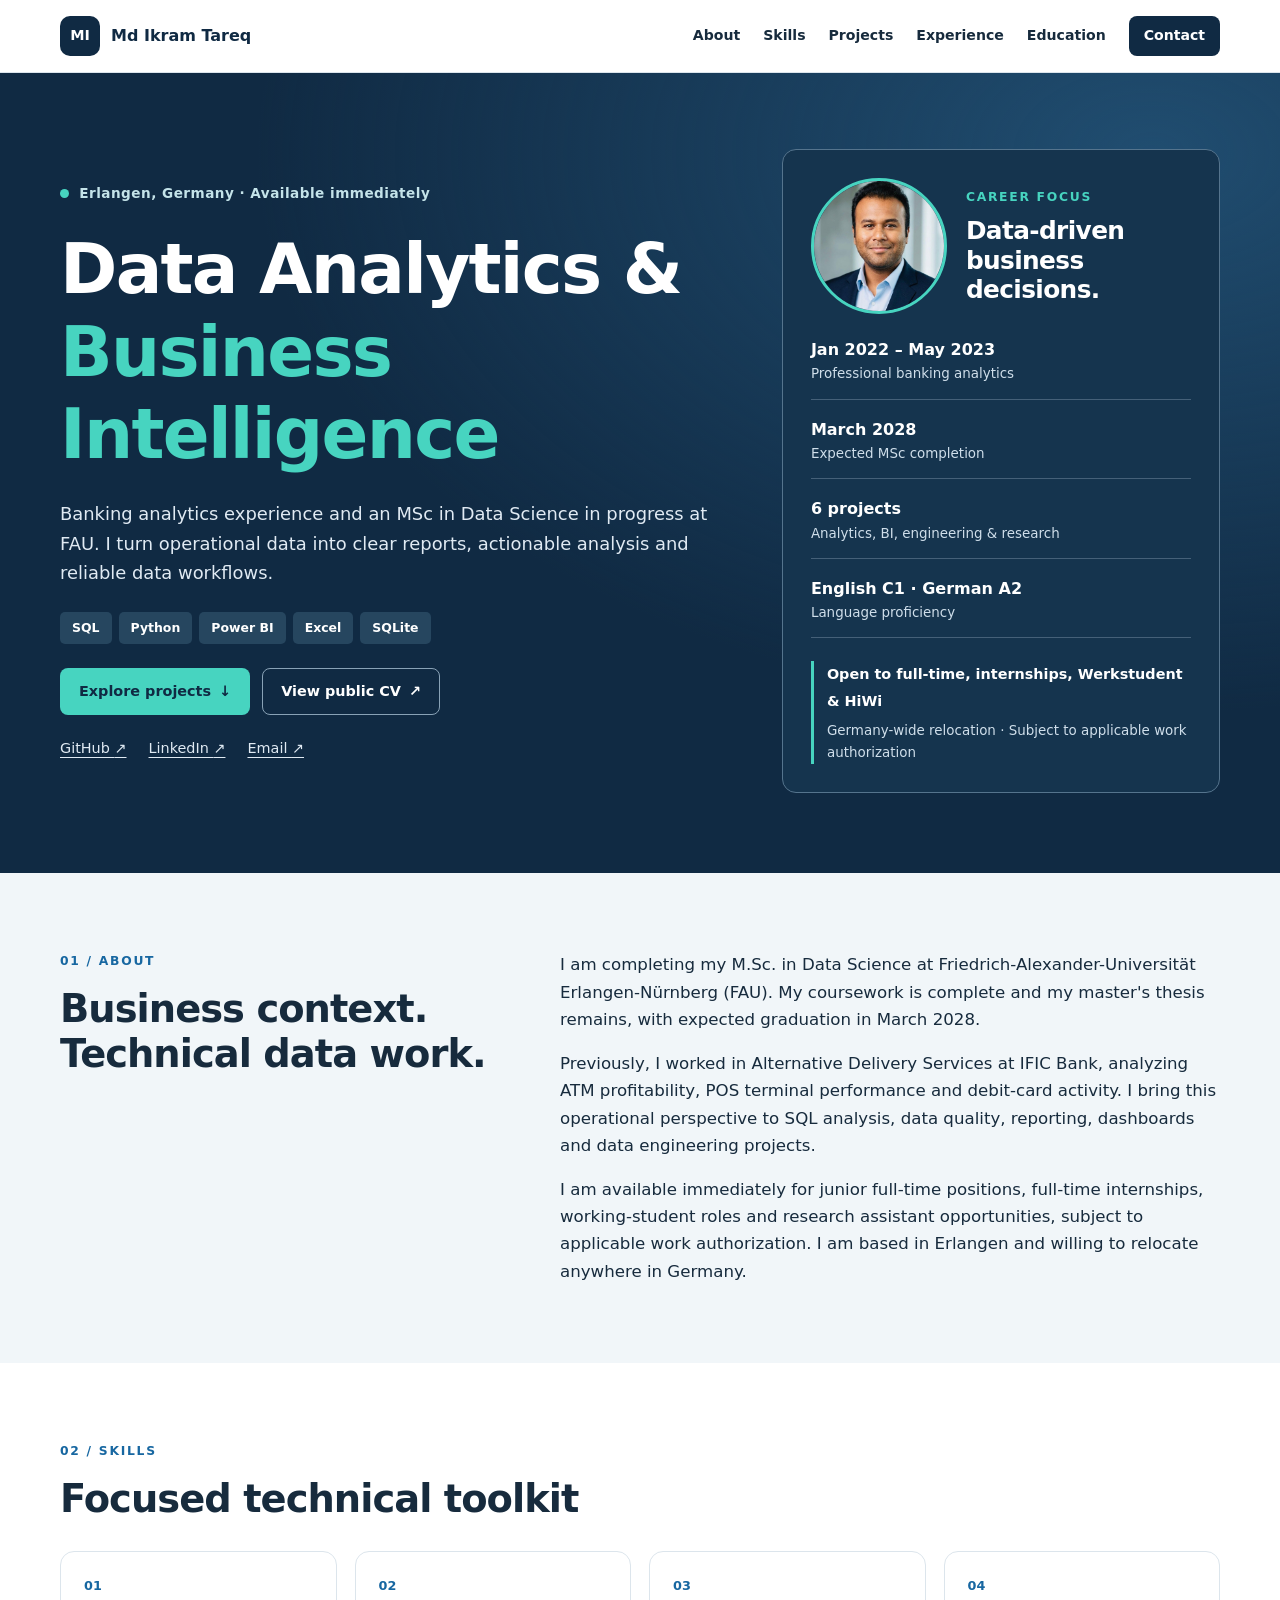
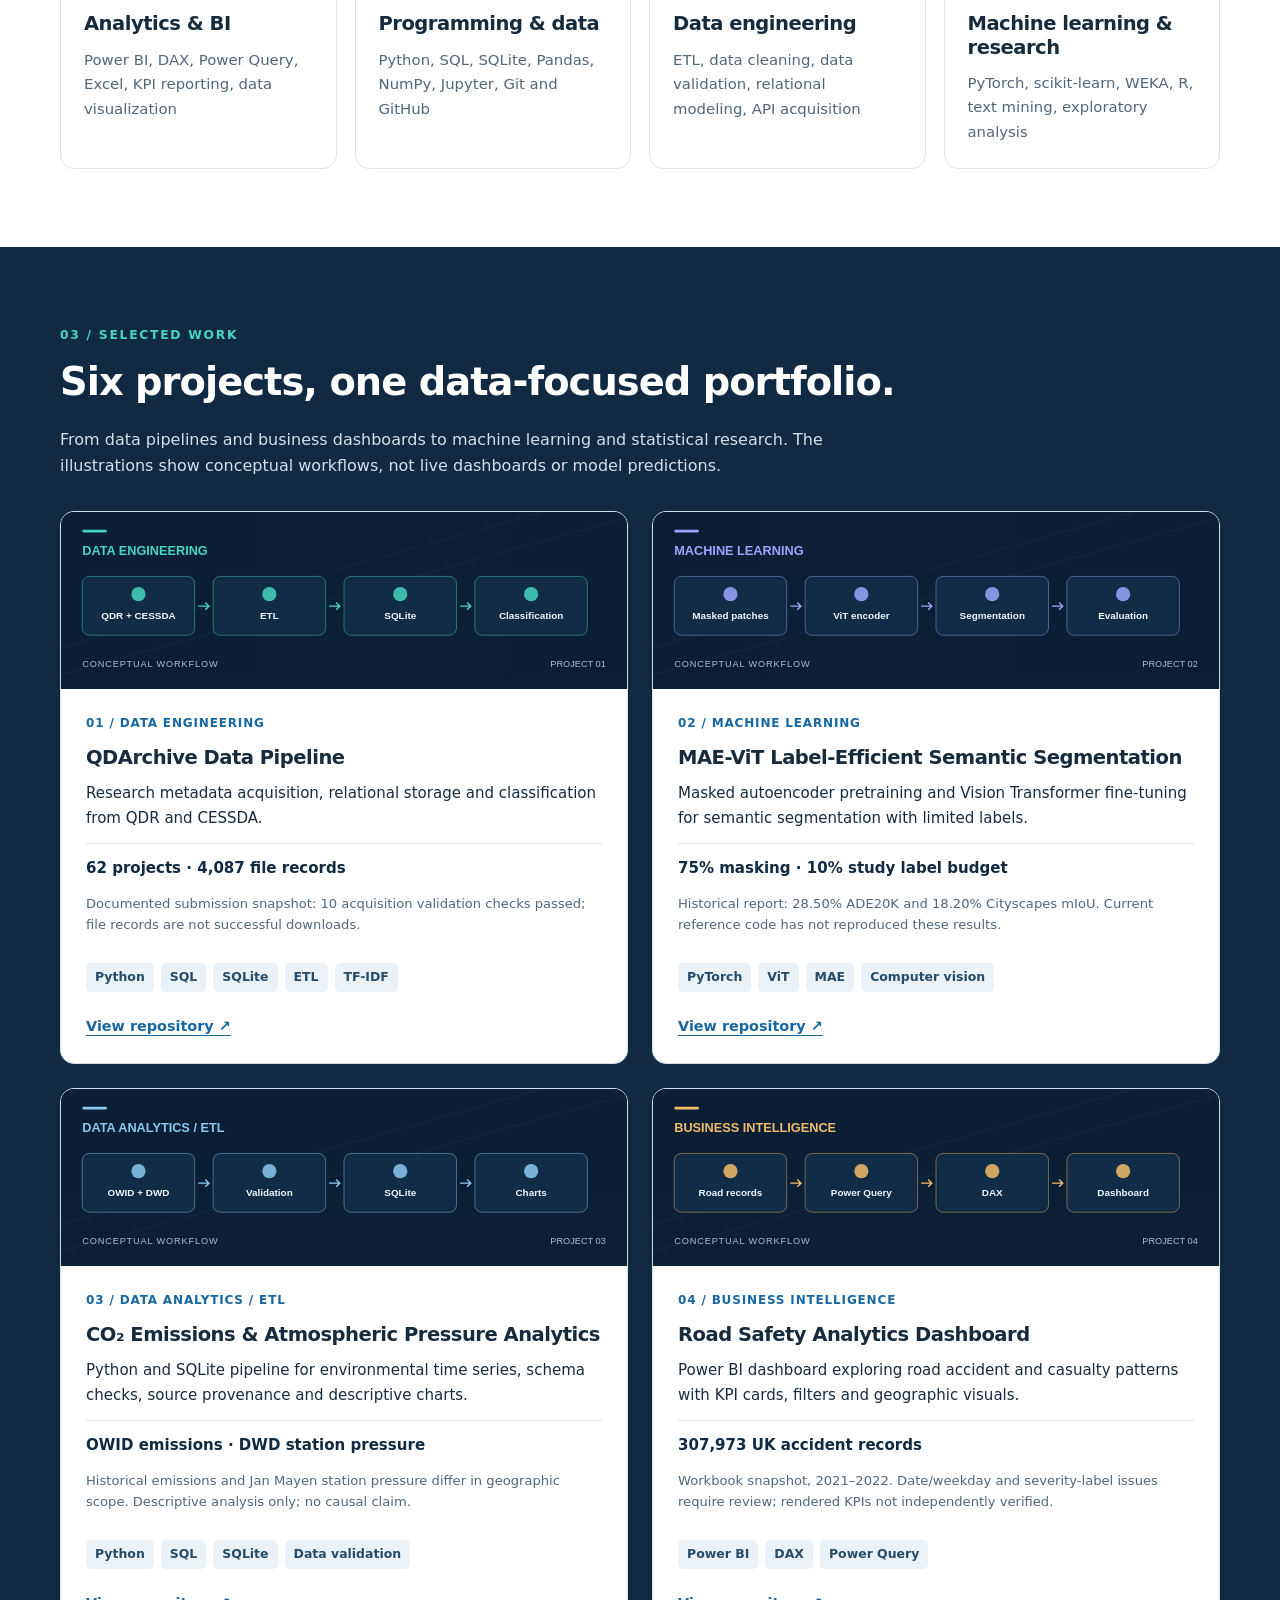
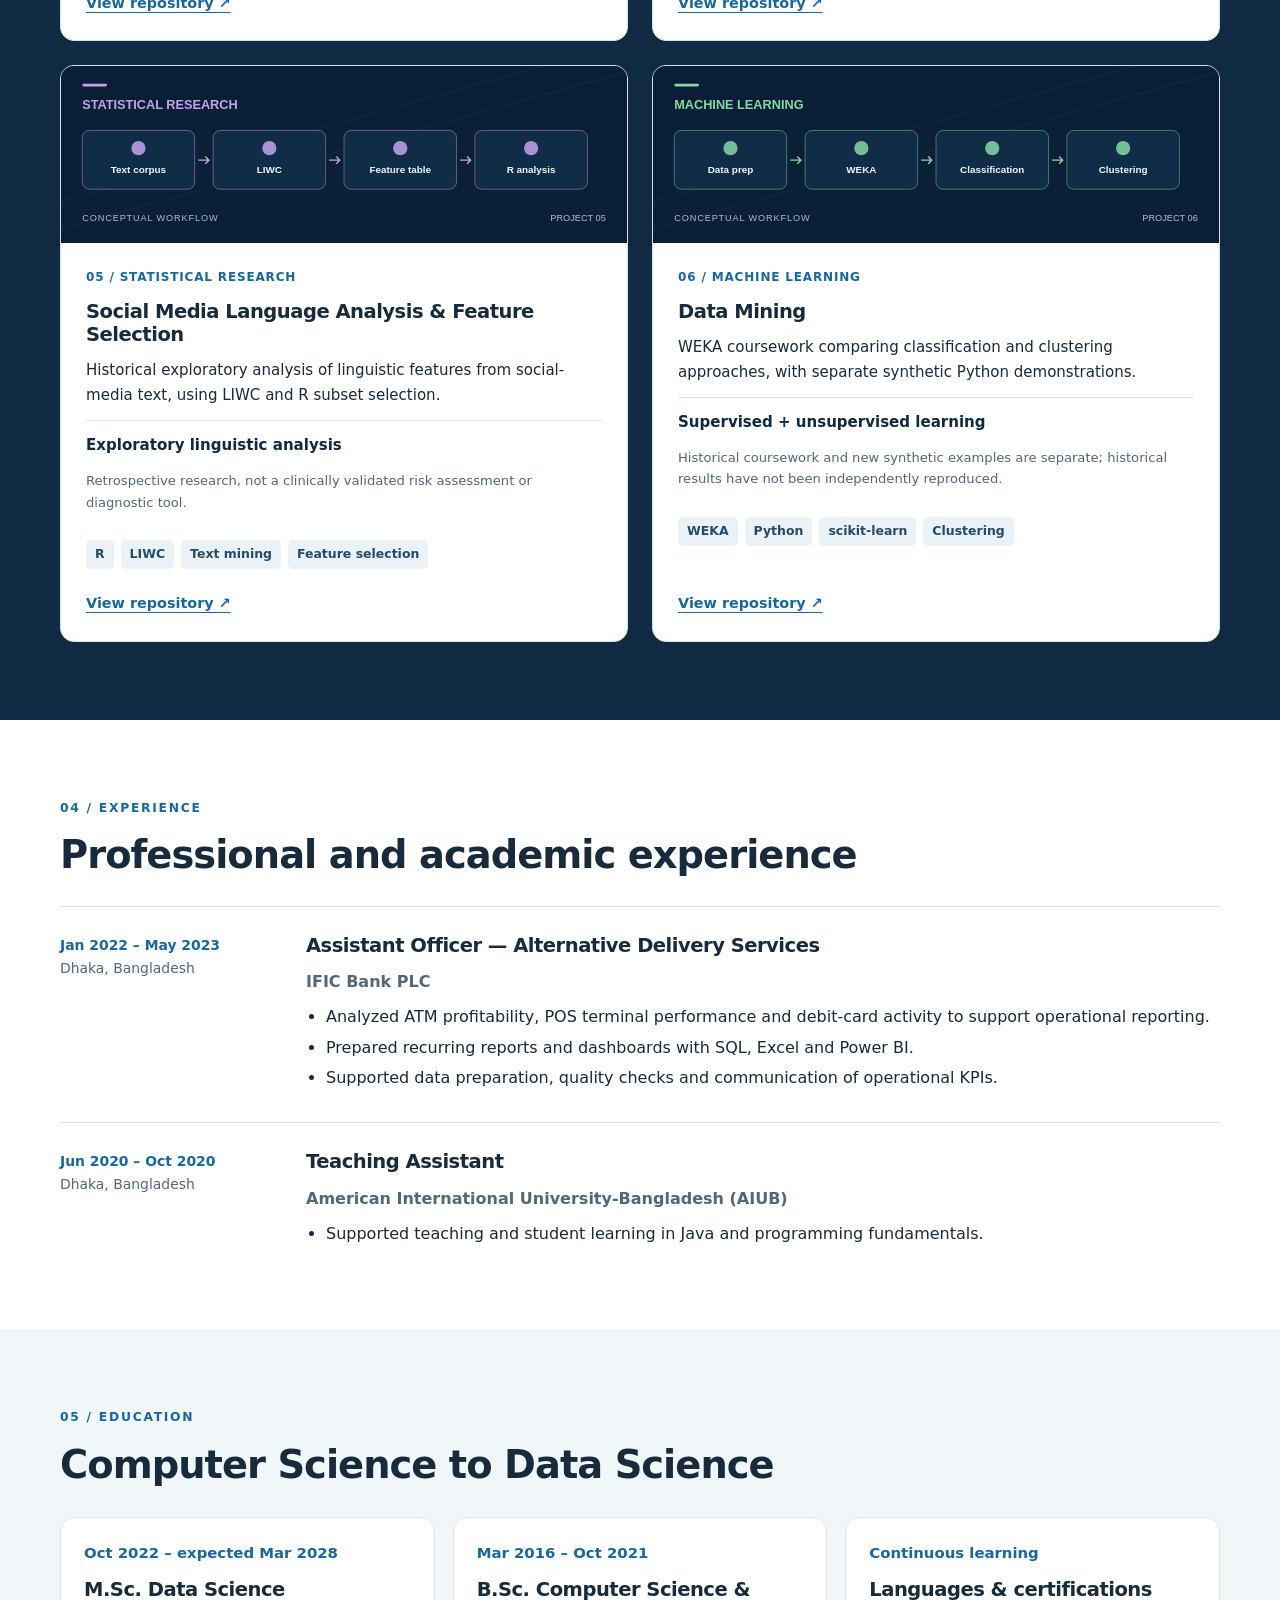
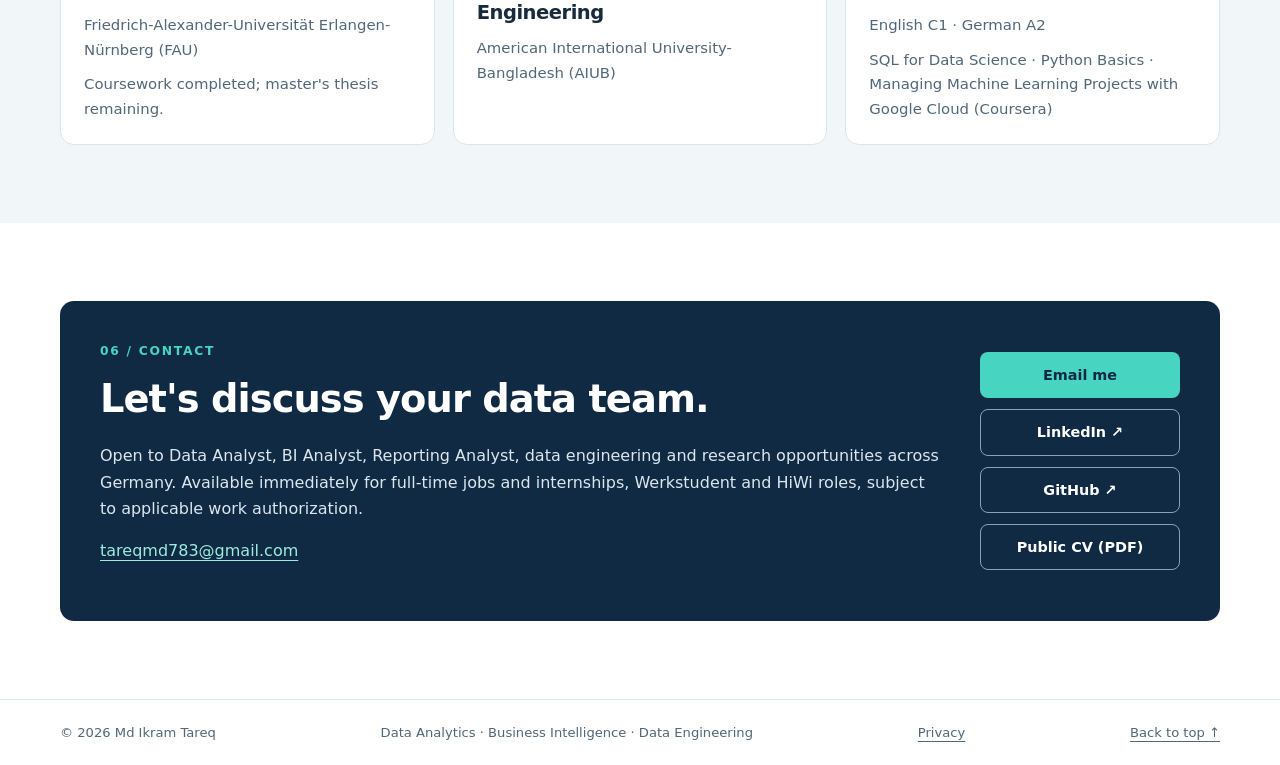
<file: index.html>
<!doctype html>
<html lang="en">
<head>
<meta charset="utf-8">
<meta name="viewport" content="width=device-width, initial-scale=1">
<meta name="theme-color" content="#102a43">
<meta name="description" content="Md Ikram Tareq — Data Analytics and Business Intelligence portfolio. MSc Data Science candidate at FAU with banking analytics experience in SQL, Python, Power BI and Excel. Based in Erlangen, open to opportunities across Germany.">
<meta name="author" content="Md Ikram Tareq">
<link rel="canonical" href="https://md-ikram169.github.io/">
<meta property="og:title" content="Md Ikram Tareq | Data Analytics &amp; Business Intelligence">
<meta property="og:description" content="Banking analytics experience · MSc Data Science at FAU · SQL, Python, Power BI and Excel">
<meta property="og:type" content="website">
<meta property="og:url" content="https://md-ikram169.github.io/">
<meta property="og:image" content="https://md-ikram169.github.io/assets/social-card.png">
<meta property="og:image:width" content="1200">
<meta property="og:image:height" content="630">
<meta name="twitter:card" content="summary_large_image">
<meta name="twitter:title" content="Md Ikram Tareq | Data Analytics &amp; Business Intelligence">
<meta name="twitter:description" content="Banking analytics experience · MSc Data Science at FAU">
<meta name="twitter:image" content="https://md-ikram169.github.io/assets/social-card.png">
<title>Md Ikram Tareq | Data Analytics &amp; Business Intelligence</title>
<link rel="icon" href="assets/favicon.svg" type="image/svg+xml">
<link rel="stylesheet" href="styles.css">
<script defer src="script.js">
</script>
<script type="application/ld+json">{"@context": "https://schema.org", "@type": "Person", "name": "Md Ikram Tareq", "url": "https://md-ikram169.github.io/", "jobTitle": "MSc Data Science candidate", "address": {"@type": "PostalAddress", "addressLocality": "Erlangen", "addressCountry": "DE"}, "sameAs": ["https://github.com/MD-IKRAM169", "https://www.linkedin.com/in/md-ikram-tareq/"], "knowsAbout": ["Data analytics", "Business intelligence", "SQL", "Python", "Power BI", "Data engineering"]}</script>
</head>
<body>
<a class="skip-link" href="#main">Skip to content</a>
<header class="site-header">
<div class="container nav-wrap">
<a class="brand" href="#top">
<span class="brand-mark" aria-hidden="true">MI</span>
<span>Md Ikram Tareq</span>
</a>
<button type="button" class="menu-button" aria-expanded="false" aria-controls="site-nav">Menu</button>
<nav id="site-nav" class="site-nav" aria-label="Primary navigation">
<a href="#about">About</a>
<a href="#skills">Skills</a>
<a href="#projects">Projects</a>
<a href="#experience">Experience</a>
<a href="#education">Education</a>
<a class="nav-cta" href="#contact">Contact</a>
</nav>
</div>
</header>
<main id="main">
<section id="top" class="hero">
<div class="container hero-grid">
<div>
<p class="eyebrow">
<span class="status-dot">
</span> Erlangen, Germany · Available immediately</p>
<h1>Data Analytics &amp;<br> <span>Business Intelligence</span>
</h1>
<p class="hero-lead">Banking analytics experience and an MSc in Data Science in progress at FAU. I turn operational data into clear reports, actionable analysis and reliable data workflows.</p>
<div class="tags hero-tags">
<span>SQL</span>
<span>Python</span>
<span>Power BI</span>
<span>Excel</span>
<span>SQLite</span>
</div>
<div class="actions">
<a class="button primary" href="#projects">Explore projects <span aria-hidden="true">↓</span>
</a>
<a class="button secondary" href="assets/MD_Ikram_Tareq_Public_CV.pdf">View public CV <span aria-hidden="true">↗</span>
</a>
</div>
<div class="social-links">
<a href="https://github.com/MD-IKRAM169" target="_blank" rel="noopener noreferrer">GitHub <span aria-hidden="true">↗</span>
</a>
<a href="https://www.linkedin.com/in/md-ikram-tareq/" target="_blank" rel="noopener noreferrer">LinkedIn <span aria-hidden="true">↗</span>
</a>
<a href="mailto:tareqmd783@gmail.com">Email <span aria-hidden="true">↗</span>
</a>
</div>
</div>
<aside class="profile-card" aria-label="Professional profile">
<div class="profile-intro">
<img class="profile-photo" src="assets/profile.jpg" alt="Portrait of Md Ikram Tareq" width="800" height="1067" fetchpriority="high">
<div class="profile-heading">
<p class="kicker">Career focus</p>
<h2>Data-driven business decisions.</h2>
</div>
</div>
<div class="profile-stats">
<div>
<strong>Jan 2022 – May 2023</strong>
<span>Professional banking analytics</span>
</div>
<div>
<strong>March 2028</strong>
<span>Expected MSc completion</span>
</div>
<div>
<strong>6 projects</strong>
<span>Analytics, BI, engineering &amp; research</span>
</div>
<div>
<strong>English C1 · German A2</strong>
<span>Language proficiency</span>
</div>
</div>
<div class="availability">
<strong>Open to full-time, internships, Werkstudent &amp; HiWi</strong>
<span>Germany-wide relocation · Subject to applicable work authorization</span>
</div>
</aside>
</div>
</section>
<section id="about" class="section soft">
<div class="container split">
<div>
<p class="kicker">01 / About</p>
<h2>Business context.<br>Technical data work.</h2>
</div>
<div class="prose">
<p>I am completing my M.Sc. in Data Science at Friedrich-Alexander-Universität Erlangen-Nürnberg (FAU). My coursework is complete and my master's thesis remains, with expected graduation in March 2028.</p>
<p>Previously, I worked in Alternative Delivery Services at IFIC Bank, analyzing ATM profitability, POS terminal performance and debit-card activity. I bring this operational perspective to SQL analysis, data quality, reporting, dashboards and data engineering projects.</p>
<p>I am available immediately for junior full-time positions, full-time internships, working-student roles and research assistant opportunities, subject to applicable work authorization. I am based in Erlangen and willing to relocate anywhere in Germany.</p>
</div>
</div>
</section>
<section id="skills" class="section">
<div class="container">
<p class="kicker">02 / Skills</p>
<h2>Focused technical toolkit</h2>
<div class="skills-grid">
<article class="skill">
<span class="skill-num">01</span>
<h3>Analytics &amp; BI</h3>
<p>Power BI, DAX, Power Query, Excel, KPI reporting, data visualization</p>
</article>
<article class="skill">
<span class="skill-num">02</span>
<h3>Programming &amp; data</h3>
<p>Python, SQL, SQLite, Pandas, NumPy, Jupyter, Git and GitHub</p>
</article>
<article class="skill">
<span class="skill-num">03</span>
<h3>Data engineering</h3>
<p>ETL, data cleaning, data validation, relational modeling, API acquisition</p>
</article>
<article class="skill">
<span class="skill-num">04</span>
<h3>Machine learning &amp; research</h3>
<p>PyTorch, scikit-learn, WEKA, R, text mining, exploratory analysis</p>
</article>
</div>
</div>
</section>
<section id="projects" class="section projects-section">
<div class="container">
<p class="kicker">03 / Selected work</p>
<h2>Six projects, one data-focused portfolio.</h2>
<p class="section-lead">From data pipelines and business dashboards to machine learning and statistical research. The illustrations show conceptual workflows, not live dashboards or model predictions.</p>
<div class="project-grid">
<article class="project-card">
<img src="assets/projects/01.svg" alt="Conceptual workflow for QDArchive Data Pipeline" width="800" height="250" loading="lazy">
<div class="project-body">
<div class="project-meta">
<span>01 / Data engineering</span>
</div>
<h3>QDArchive Data Pipeline</h3>
<p>Research metadata acquisition, relational storage and classification from QDR and CESSDA.</p>
<p class="project-metric">62 projects · 4,087 file records</p>
<p class="project-note">Documented submission snapshot: 10 acquisition validation checks passed; file records are not successful downloads.</p>
<div class="tags">
<span>Python</span>
<span>SQL</span>
<span>SQLite</span>
<span>ETL</span>
<span>TF-IDF</span>
</div>
<a class="project-link" href="https://github.com/MD-IKRAM169/Qdarchive-data-pipeline" target="_blank" rel="noopener noreferrer">View repository <span aria-hidden="true">↗</span>
</a>
</div>
</article>
<article class="project-card">
<img src="assets/projects/02.svg" alt="Conceptual workflow for MAE-ViT Label-Efficient Semantic Segmentation" width="800" height="250" loading="lazy">
<div class="project-body">
<div class="project-meta">
<span>02 / Machine learning</span>
</div>
<h3>MAE-ViT Label-Efficient Semantic Segmentation</h3>
<p>Masked autoencoder pretraining and Vision Transformer fine-tuning for semantic segmentation with limited labels.</p>
<p class="project-metric">75% masking · 10% study label budget</p>
<p class="project-note">Historical report: 28.50% ADE20K and 18.20% Cityscapes mIoU. Current reference code has not reproduced these results.</p>
<div class="tags">
<span>PyTorch</span>
<span>ViT</span>
<span>MAE</span>
<span>Computer vision</span>
</div>
<a class="project-link" href="https://github.com/MD-IKRAM169/mae-vit-label-efficient-segmentation" target="_blank" rel="noopener noreferrer">View repository <span aria-hidden="true">↗</span>
</a>
</div>
</article>
<article class="project-card">
<img src="assets/projects/03.svg" alt="Conceptual workflow for CO₂ Emissions &amp; Atmospheric Pressure Analytics" width="800" height="250" loading="lazy">
<div class="project-body">
<div class="project-meta">
<span>03 / Data analytics / ETL</span>
</div>
<h3>CO₂ Emissions &amp; Atmospheric Pressure Analytics</h3>
<p>Python and SQLite pipeline for environmental time series, schema checks, source provenance and descriptive charts.</p>
<p class="project-metric">OWID emissions · DWD station pressure</p>
<p class="project-note">Historical emissions and Jan Mayen station pressure differ in geographic scope. Descriptive analysis only; no causal claim.</p>
<div class="tags">
<span>Python</span>
<span>SQL</span>
<span>SQLite</span>
<span>Data validation</span>
</div>
<a class="project-link" href="https://github.com/MD-IKRAM169/CO2-Emissions-Atmospheric-Pressure-Analytics" target="_blank" rel="noopener noreferrer">View repository <span aria-hidden="true">↗</span>
</a>
</div>
</article>
<article class="project-card">
<img src="assets/projects/04.svg" alt="Conceptual workflow for Road Safety Analytics Dashboard" width="800" height="250" loading="lazy">
<div class="project-body">
<div class="project-meta">
<span>04 / Business intelligence</span>
</div>
<h3>Road Safety Analytics Dashboard</h3>
<p>Power BI dashboard exploring road accident and casualty patterns with KPI cards, filters and geographic visuals.</p>
<p class="project-metric">307,973 UK accident records</p>
<p class="project-note">Workbook snapshot, 2021–2022. Date/weekday and severity-label issues require review; rendered KPIs not independently verified.</p>
<div class="tags">
<span>Power BI</span>
<span>DAX</span>
<span>Power Query</span>
</div>
<a class="project-link" href="https://github.com/MD-IKRAM169/Road-Safety-Analytics-Dashboard" target="_blank" rel="noopener noreferrer">View repository <span aria-hidden="true">↗</span>
</a>
</div>
</article>
<article class="project-card">
<img src="assets/projects/05.svg" alt="Conceptual workflow for Social Media Language Analysis &amp; Feature Selection" width="800" height="250" loading="lazy">
<div class="project-body">
<div class="project-meta">
<span>05 / Statistical research</span>
</div>
<h3>Social Media Language Analysis &amp; Feature Selection</h3>
<p>Historical exploratory analysis of linguistic features from social-media text, using LIWC and R subset selection.</p>
<p class="project-metric">Exploratory linguistic analysis</p>
<p class="project-note">Retrospective research, not a clinically validated risk assessment or diagnostic tool.</p>
<div class="tags">
<span>R</span>
<span>LIWC</span>
<span>Text mining</span>
<span>Feature selection</span>
</div>
<a class="project-link" href="https://github.com/MD-IKRAM169/Social-Media-Language-Analysis-and-Feature-Selection" target="_blank" rel="noopener noreferrer">View repository <span aria-hidden="true">↗</span>
</a>
</div>
</article>
<article class="project-card">
<img src="assets/projects/06.svg" alt="Conceptual workflow for Data Mining" width="800" height="250" loading="lazy">
<div class="project-body">
<div class="project-meta">
<span>06 / Machine learning</span>
</div>
<h3>Data Mining</h3>
<p>WEKA coursework comparing classification and clustering approaches, with separate synthetic Python demonstrations.</p>
<p class="project-metric">Supervised + unsupervised learning</p>
<p class="project-note">Historical coursework and new synthetic examples are separate; historical results have not been independently reproduced.</p>
<div class="tags">
<span>WEKA</span>
<span>Python</span>
<span>scikit-learn</span>
<span>Clustering</span>
</div>
<a class="project-link" href="https://github.com/MD-IKRAM169/Datamining-Project" target="_blank" rel="noopener noreferrer">View repository <span aria-hidden="true">↗</span>
</a>
</div>
</article>
</div>
</div>
</section>
<section id="experience" class="section">
<div class="container">
<p class="kicker">04 / Experience</p>
<h2>Professional and academic experience</h2>
<div class="timeline">
<article>
<div class="date">Jan 2022 – May 2023<br>
<span>Dhaka, Bangladesh</span>
</div>
<div>
<h3>Assistant Officer — Alternative Delivery Services</h3>
<p class="company">IFIC Bank PLC</p>
<ul>
<li>Analyzed ATM profitability, POS terminal performance and debit-card activity to support operational reporting.</li>
<li>Prepared recurring reports and dashboards with SQL, Excel and Power BI.</li>
<li>Supported data preparation, quality checks and communication of operational KPIs.</li>
</ul>
</div>
</article>
<article>
<div class="date">Jun 2020 – Oct 2020<br>
<span>Dhaka, Bangladesh</span>
</div>
<div>
<h3>Teaching Assistant</h3>
<p class="company">American International University-Bangladesh (AIUB)</p>
<ul>
<li>Supported teaching and student learning in Java and programming fundamentals.</li>
</ul>
</div>
</article>
</div>
</div>
</section>
<section id="education" class="section soft">
<div class="container">
<p class="kicker">05 / Education</p>
<h2>Computer Science to Data Science</h2>
<div class="education-grid">
<article class="education-card">
<p class="date">Oct 2022 – expected Mar 2028</p>
<h3>M.Sc. Data Science</h3>
<p>Friedrich-Alexander-Universität Erlangen-Nürnberg (FAU)</p>
<p class="muted">Coursework completed; master's thesis remaining.</p>
</article>
<article class="education-card">
<p class="date">Mar 2016 – Oct 2021</p>
<h3>B.Sc. Computer Science &amp; Engineering</h3>
<p>American International University-Bangladesh (AIUB)</p>
</article>
<article class="education-card">
<p class="date">Continuous learning</p>
<h3>Languages &amp; certifications</h3>
<p>English C1 · German A2</p>
<p class="muted">SQL for Data Science · Python Basics · Managing Machine Learning Projects with Google Cloud (Coursera)</p>
</article>
</div>
</div>
</section>
<section id="contact" class="section">
<div class="container">
<div class="contact-panel">
<div>
<p class="kicker">06 / Contact</p>
<h2>Let's discuss your data team.</h2>
<p>Open to Data Analyst, BI Analyst, Reporting Analyst, data engineering and research opportunities across Germany. Available immediately for full-time jobs and internships, Werkstudent and HiWi roles, subject to applicable work authorization.</p>
<p class="contact-email">
<a href="mailto:tareqmd783@gmail.com">tareqmd783@gmail.com</a>
</p>
</div>
<div class="contact-buttons">
<a class="button primary" href="mailto:tareqmd783@gmail.com">Email me</a>
<a class="button secondary" href="https://www.linkedin.com/in/md-ikram-tareq/" target="_blank" rel="noopener noreferrer">LinkedIn ↗</a>
<a class="button secondary" href="https://github.com/MD-IKRAM169" target="_blank" rel="noopener noreferrer">GitHub ↗</a>
<a class="button secondary" href="assets/MD_Ikram_Tareq_Public_CV.pdf">Public CV (PDF)</a>
</div>
</div>
</div>
</section>
</main>
<footer>
<div class="container footer-inner">
<span>© <span id="year">2026</span> Md Ikram Tareq</span>
<span>Data Analytics · Business Intelligence · Data Engineering</span>
<a href="privacy.html">Privacy</a>
<a href="#top">Back to top ↑</a>
</div>
</footer>
</body>
</html>
</file>
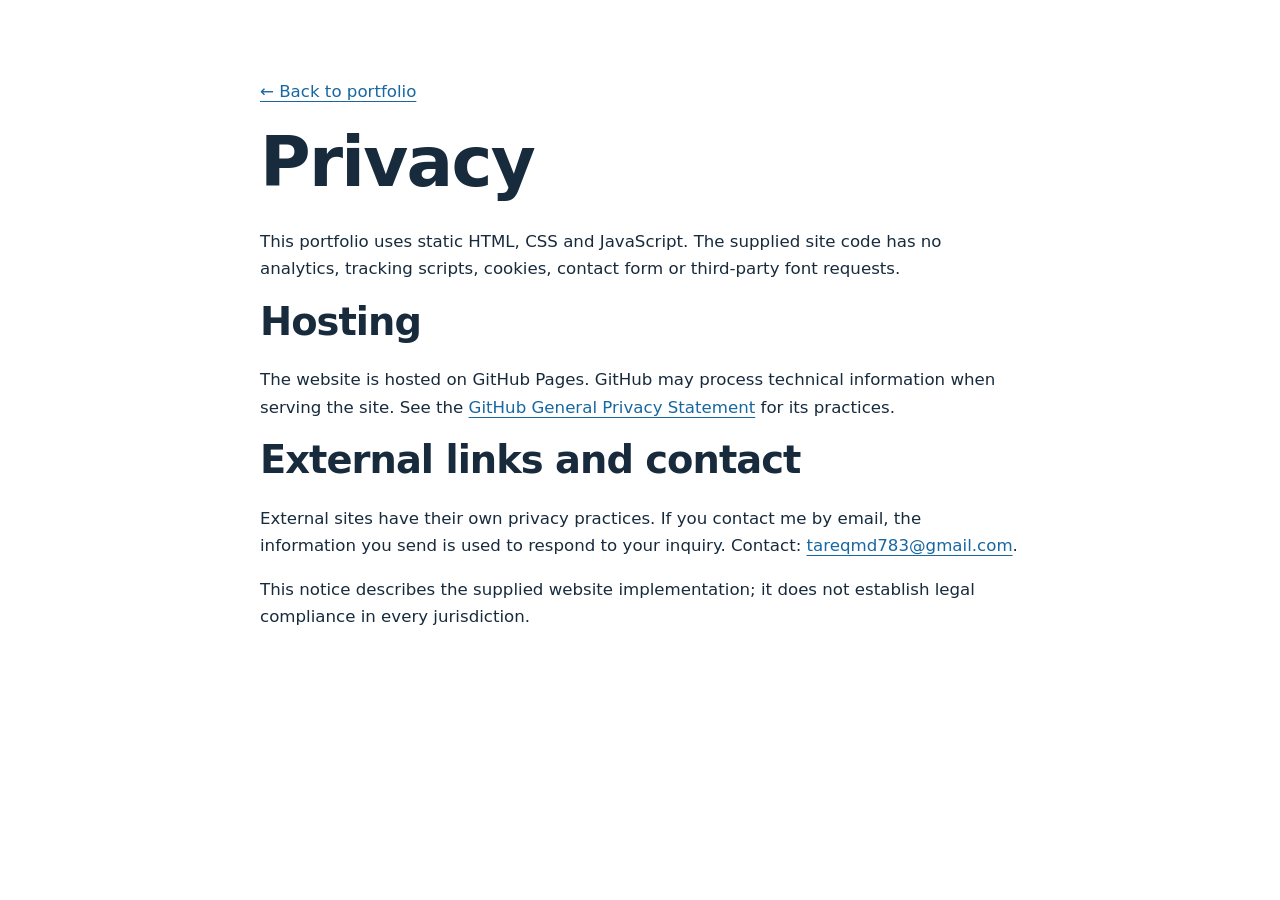
<file: privacy.html>
<!doctype html>
<html lang="en">
<head>
<meta charset="utf-8">
<meta name="viewport" content="width=device-width,initial-scale=1">
<title>Privacy | Md Ikram Tareq</title>
<link rel="stylesheet" href="styles.css">
<link rel="icon" href="assets/favicon.svg">
</head>
<body>
<main class="container section prose">
<p>
<a href="index.html">← Back to portfolio</a>
</p>
<h1>Privacy</h1>
<p>This portfolio uses static HTML, CSS and JavaScript. The supplied site code has no analytics, tracking scripts, cookies, contact form or third-party font requests.</p>
<h2>Hosting</h2>
<p>The website is hosted on GitHub Pages. GitHub may process technical information when serving the site. See the <a href="https://docs.github.com/en/site-policy/privacy-policies/github-general-privacy-statement">GitHub General Privacy Statement</a> for its practices.</p>
<h2>External links and contact</h2>
<p>External sites have their own privacy practices. If you contact me by email, the information you send is used to respond to your inquiry. Contact: <a href="mailto:tareqmd783@gmail.com">tareqmd783@gmail.com</a>.</p>
<p>This notice describes the supplied website implementation; it does not establish legal compliance in every jurisdiction.</p>
</main>
</body>
</html>
</file>
<file: styles.css>
:root{--navy:#102a43;--ink:#172b3d;--muted:#51677a;--blue:#1767a1;--teal:#47d4c0;--line:#dce5ec;--soft:#f1f6f9;--white:#fff;--radius:14px}*{box-sizing:border-box}html{scroll-behavior:smooth;scroll-padding-top:90px}body{margin:0;background:#fff;color:var(--ink);font-family:system-ui,-apple-system,BlinkMacSystemFont,"Segoe UI",sans-serif;font-size:16px;line-height:1.65}a{color:var(--blue);text-decoration-thickness:1px;text-underline-offset:4px}a:focus-visible,button:focus-visible{outline:3px solid #e2a844;outline-offset:4px}img{display:block;max-width:100%;height:auto}h1,h2,h3,p{margin-top:0}h1,h2,h3{line-height:1.19;letter-spacing:-.025em}h1{font-size:clamp(2.5rem,5.4vw,4.65rem);margin-bottom:24px}h2{font-size:clamp(1.85rem,3vw,2.65rem);margin-bottom:22px}h3{font-size:1.22rem;margin-bottom:12px}p{margin-bottom:16px}.container{width:min(1160px,calc(100% - 64px));margin-inline:auto}.section{padding:78px 0}.soft{background:var(--soft)}.kicker{color:var(--blue);font-size:.77rem;font-weight:750;text-transform:uppercase;letter-spacing:.14em;margin:0 0 14px}.skip-link{position:absolute;left:12px;top:-80px;background:white;padding:12px;z-index:10}.skip-link:focus{top:12px}.site-header{position:sticky;top:0;z-index:5;background:#fff;border-bottom:1px solid var(--line)}.nav-wrap{min-height:72px;display:flex;align-items:center;justify-content:space-between;gap:18px}.brand{display:flex;align-items:center;gap:11px;font-weight:750;color:var(--navy);text-decoration:none;white-space:nowrap}.brand-mark{display:grid;place-items:center;background:var(--navy);color:#fff;width:40px;height:40px;border-radius:10px;font-size:.9rem}.site-nav{display:flex;align-items:center;gap:23px}.site-nav a{font-size:.88rem;color:var(--ink);text-decoration:none;font-weight:600}.site-nav a:hover{color:var(--blue)}.site-nav .nav-cta{background:var(--navy);color:#fff;padding:8px 15px;border-radius:8px}.site-nav .nav-cta:hover{color:#fff;background:#244d6d}.menu-button{display:none;border:1px solid var(--line);background:white;padding:9px 15px;border-radius:8px;color:var(--navy);font:inherit}.hero{background:radial-gradient(ellipse at 90% 10%,#204d70 0,transparent 55%),#102a43;color:white;padding:76px 0 80px}.hero-grid{display:grid;grid-template-columns:1.52fr 1fr;gap:56px;align-items:center}.eyebrow{color:#c4e3e9;font-size:.85rem;font-weight:650;letter-spacing:.035em;margin-bottom:24px}.status-dot{display:inline-block;width:9px;height:9px;border-radius:50%;background:var(--teal);margin-right:5px}.hero h1 span{color:var(--teal)}.hero-lead{font-size:1.12rem;max-width:650px;color:#e0eaf3}.tags{display:flex;flex-wrap:wrap;gap:7px;margin:15px 0}.tags span{font-size:.78rem;font-weight:600;background:#eaf2f7;color:#244b69;border-radius:5px;padding:4px 9px}.hero-tags{margin:24px 0}.hero-tags span{background:#26465f;color:#fff;padding:6px 12px}.actions,.social-links{display:flex;align-items:center;flex-wrap:wrap;gap:12px}.button{display:inline-flex;align-items:center;justify-content:center;gap:8px;border-radius:8px;padding:12px 18px;font-weight:700;text-decoration:none;border:1px solid transparent;font-size:.9rem;line-height:1.4}.primary{background:var(--teal);color:#102a43}.primary:hover{background:#8be4d8}.secondary{border-color:#89a2b6;color:#fff;background:transparent}.secondary:hover{background:#29495f}.social-links{gap:22px;margin-top:22px}.social-links a{color:#e0eaf3;font-size:.9rem}.profile-card{padding:28px;border:1px solid #55748d;border-radius:var(--radius);background:#15344e}.profile-card .kicker,.contact-panel .kicker,.projects-section .kicker{color:var(--teal)}.profile-card h2{font-size:1.55rem}.profile-stats{display:grid;gap:17px;margin:23px 0}.profile-stats div{border-bottom:1px solid #456078;padding-bottom:13px}.profile-stats strong,.profile-stats span,.availability span{display:block}.profile-stats strong{color:#fff;font-size:1rem}.profile-stats span,.availability span{font-size:.84rem;color:#cfdeea}.availability{border-left:3px solid var(--teal);padding:0 0 0 13px}.availability strong{font-size:.9rem}.availability span{margin-top:6px}.split{display:grid;grid-template-columns:.8fr 1.2fr;gap:60px}.prose{font-size:1.04rem;max-width:760px}.prose p:last-child{margin-bottom:0}.skills-grid,.education-grid{display:grid;grid-template-columns:repeat(4,1fr);gap:18px;margin-top:30px}.skill,.education-card{border:1px solid var(--line);padding:23px;border-radius:var(--radius);background:white}.skill-num{display:block;color:var(--blue);font-size:.8rem;font-weight:750;margin-bottom:16px}.skill p,.education-card p{font-size:.93rem;color:var(--muted);margin-bottom:0}.projects-section{background:#102a43;color:#fff}.section-lead{max-width:780px;color:#d3e0eb;margin-bottom:32px}.project-grid{display:grid;grid-template-columns:repeat(2,minmax(0,1fr));gap:24px}.project-card{background:#fff;color:var(--ink);border-radius:var(--radius);overflow:hidden;display:flex;flex-direction:column;border:1px solid #d1e0eb}.project-card img{width:100%;height:auto;background:#0b2036;aspect-ratio:16/5}.project-body{padding:25px;display:flex;flex-direction:column;flex:1}.project-meta{font-size:.75rem;font-weight:750;text-transform:uppercase;letter-spacing:.07em;color:var(--blue);margin-bottom:12px}.project-body p{font-size:.94rem;margin-bottom:12px}.project-body .project-metric{color:var(--navy);font-weight:700;padding-top:12px;border-top:1px solid var(--line)}.project-body .project-note{color:var(--muted);font-size:.82rem}.project-link{display:inline-block;align-self:flex-start;font-weight:700;font-size:.9rem;margin-top:auto;padding-top:8px}.timeline{margin-top:28px}.timeline article{display:grid;grid-template-columns:220px 1fr;gap:26px;border-top:1px solid var(--line);padding:27px 0}.timeline article:last-child{padding-bottom:0}.date{font-size:.87rem;font-weight:750;color:var(--blue)}.date span{color:var(--muted);font-weight:400}.company{color:var(--muted);font-weight:600;margin-bottom:9px}.timeline ul{padding-left:20px;margin:0}.timeline li{margin:4px 0}.education-grid{grid-template-columns:repeat(3,1fr)}.education-card .date{color:var(--blue);margin-bottom:12px}.education-card .muted{margin-top:10px}.contact-panel{background:var(--navy);color:#fff;border-radius:var(--radius);padding:40px;display:grid;grid-template-columns:1fr 200px;gap:40px;align-items:center}.contact-panel p{color:#dbe7f0}.contact-email a{color:#9cece0;overflow-wrap:anywhere}.contact-buttons{display:grid;gap:11px}footer{border-top:1px solid var(--line);padding:22px 0;color:var(--muted);font-size:.82rem}.footer-inner{display:flex;flex-wrap:wrap;gap:12px 24px;justify-content:space-between}footer a{color:var(--muted)}@media(max-width:960px){.site-nav{gap:12px}.hero-grid{gap:30px}.skills-grid{grid-template-columns:repeat(2,1fr)}.education-grid{grid-template-columns:1fr 1fr}.split{gap:30px}}@media(max-width:760px){.container{width:calc(100% - 36px)}.section{padding:48px 0}.nav-wrap{flex-wrap:wrap;padding:12px 0;min-height:64px}.site-nav{width:100%;flex-wrap:wrap;gap:15px}.js .menu-button{display:block}.js .site-nav{display:none}.js .site-nav.open{display:flex}.site-nav .nav-cta{padding:5px 12px}.hero{padding:46px 0}.hero-grid,.split,.contact-panel{grid-template-columns:1fr;gap:27px}.hero h1{font-size:clamp(2.3rem,8vw,3.8rem)}.project-grid,.education-grid{grid-template-columns:1fr}.timeline article{grid-template-columns:1fr;gap:10px}.contact-panel{padding:25px}.project-body{padding:20px}.profile-card{padding:23px}.contact-buttons{grid-template-columns:1fr 1fr}}@media(max-width:400px){.skills-grid{grid-template-columns:1fr}.contact-buttons{grid-template-columns:1fr}.button{padding:11px 13px}.brand{font-size:.9rem}.brand-mark{width:34px;height:34px}}@media(prefers-reduced-motion:reduce){html{scroll-behavior:auto}*{animation:none!important;transition:none!important}}

/* Homepage portrait — original photograph, locally hosted. */
.profile-intro{display:flex;align-items:center;gap:19px}
.profile-photo{width:136px;height:136px;flex:0 0 136px;border-radius:50%;object-fit:cover;object-position:50% 25%;border:3px solid var(--teal);background:#26465f}
.profile-heading{min-width:0}.profile-heading .kicker{margin-bottom:9px}.profile-heading h2{margin-bottom:0}
@media(min-width:761px) and (max-width:1050px){.profile-intro{flex-direction:column;text-align:center;gap:15px}}
@media(max-width:440px){.profile-photo{width:116px;height:116px;flex-basis:116px}.profile-intro{gap:14px}.profile-heading h2{font-size:1.25rem}}
@media(max-width:330px){.profile-intro{flex-direction:column;text-align:center}}
</file>
